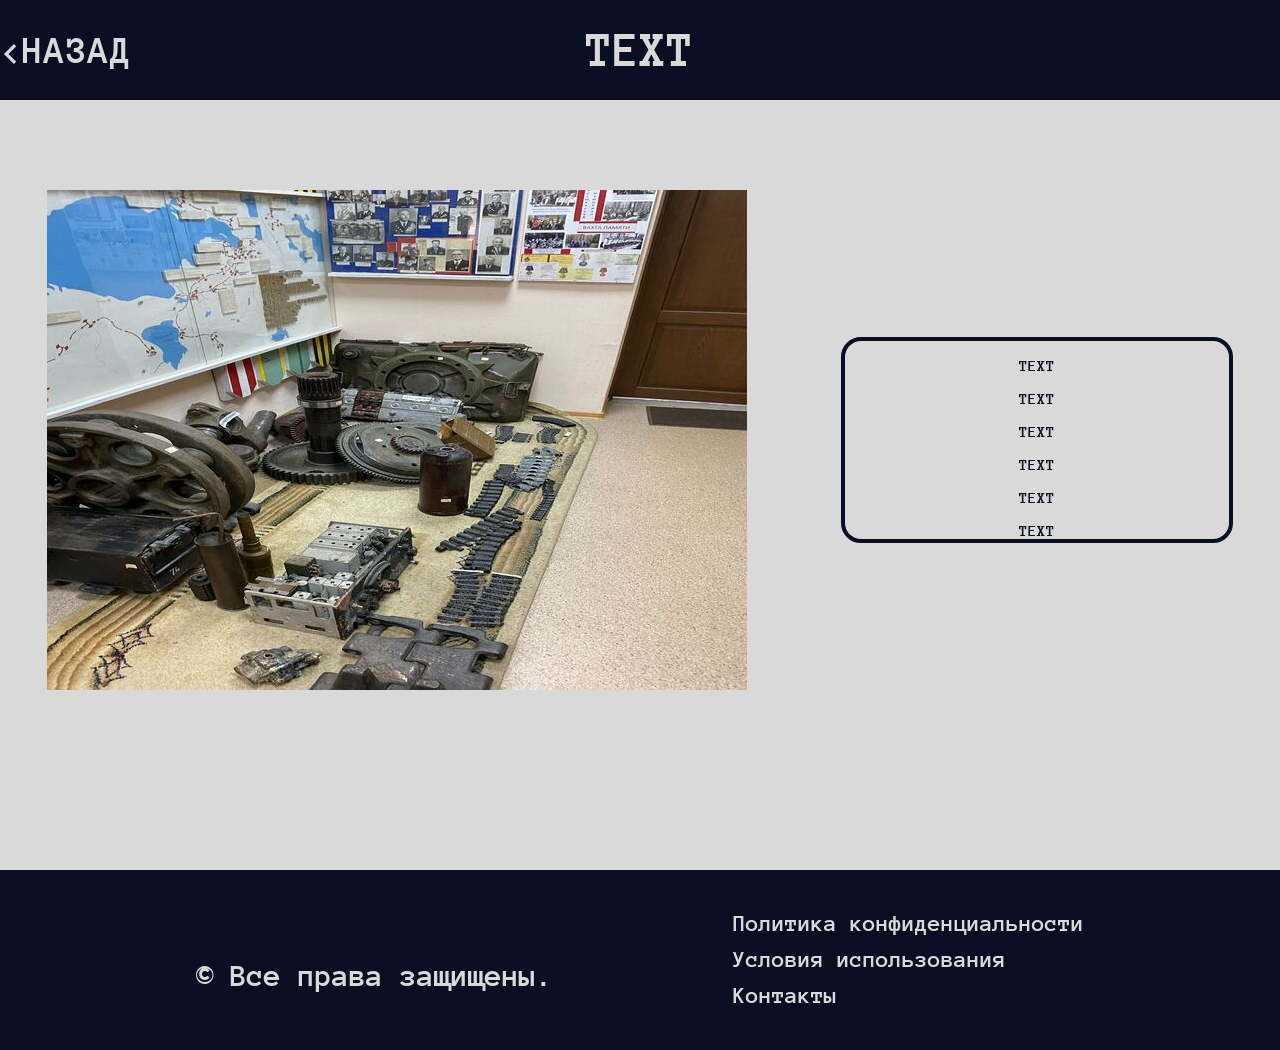
<file: exhibit-eight.html>
<!DOCTYPE html>
<html lang="en">
<head>
    <meta charset="UTF-8">
    <meta name="viewport" content="width=device-width, initial-scale=1.0">
    <title>exhibit</title>
    <link rel="stylesheet" href="styles/exhibit.css">
</head>
<body>
    <header>
        <div class="header-menu">
            <div class=" a-exit"> 
                <a href="Gallery-museum.html" class=" a-position anonymous-pro-bold"><НАЗАД</a>
                </div>
                <h1 class="anonymous-pro-bold">TEXT</h1>
        </div>
    </header>
    <main class="main-container">
        <img src="img-exhibit/IMG-20250407-WA0013.jpg" alt="">
        <div class="text-container">
            <p class="anonymous-pro-bold">TEXT</p>
            <p class="anonymous-pro-bold">TEXT</p>
            <p class="anonymous-pro-bold">TEXT</p>
            <p class="anonymous-pro-bold">TEXT</p>
            <p class="anonymous-pro-bold">TEXT</p>
            <p class="anonymous-pro-bold">TEXT</p>
        </div>
</main>
<footer>
    <div class="footer-container anonymous-pro-bold">
        <p class="footer-h">&copy; Все права защищены.</p>
        <ul class="footer-ul">
            <li class="footer-a"><a href="#">Политика конфиденциальности</a></li>
            <li class="footer-a"><a href="#">Условия использования</a></li>
            <li class="footer-a"><a href="#">Контакты</a></li>
        </ul>
    </div>
</footer>
</body>
</html>
</file>
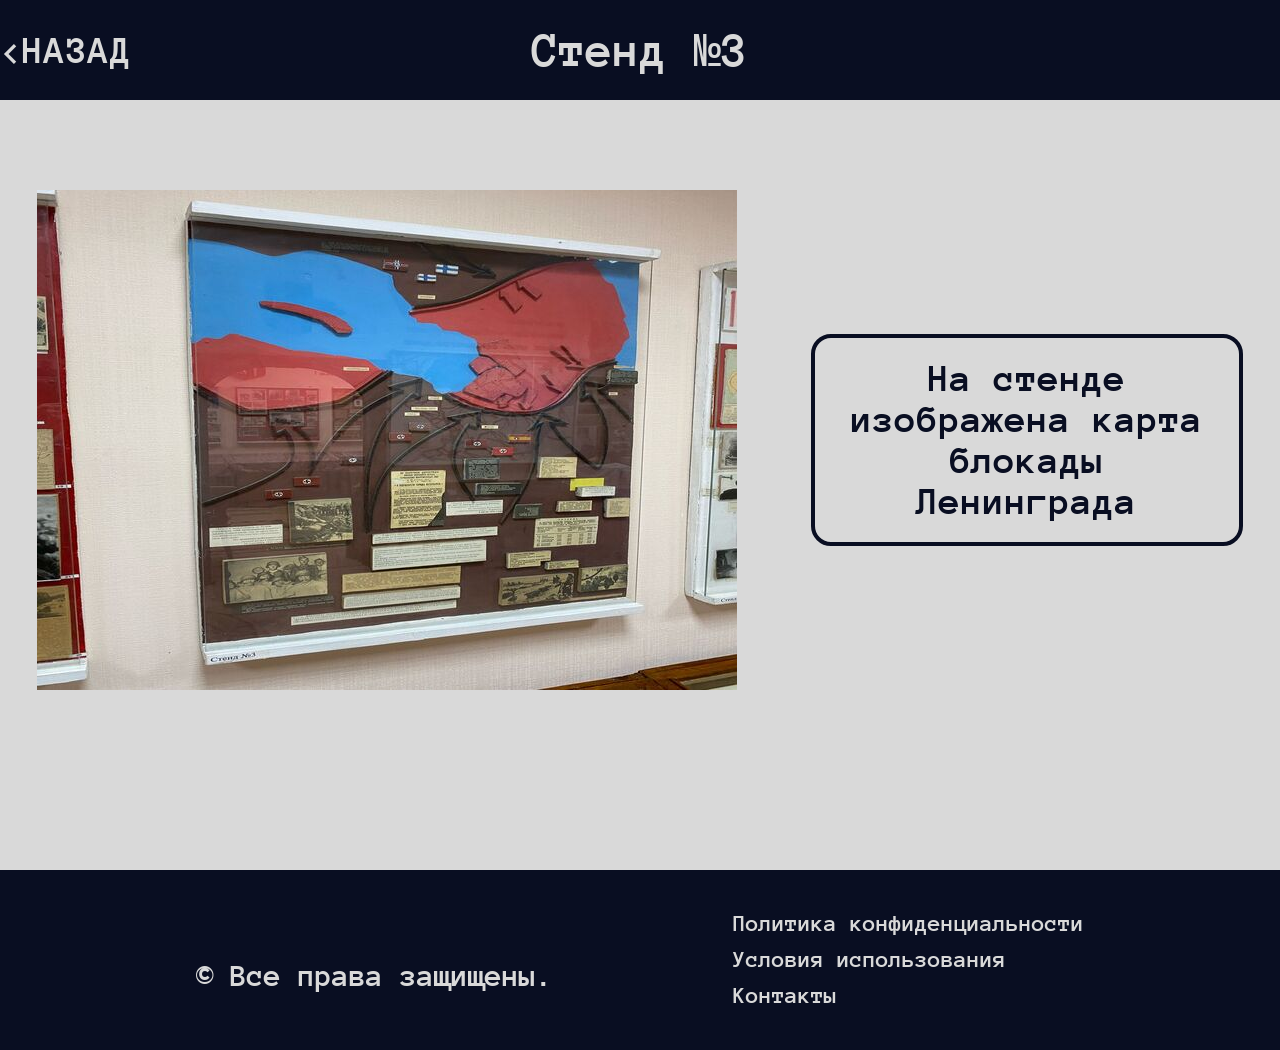
<file: exhibit-five.html>
<!DOCTYPE html>
<html lang="en">
<head>
    <meta charset="UTF-8">
    <meta name="viewport" content="width=device-width, initial-scale=1.0">
    <title>exhibit</title>
    <link rel="stylesheet" href="styles/exhibit.css">
</head>
<body>
    <header>
        <div class="header-menu">
            <div class=" a-exit"> 
                <a href="Gallery-museum.html" class=" a-position anonymous-pro-bold"><НАЗАД</a>
                </div>
                <h1 class="anonymous-pro-bold">Стенд №3</h1>
        </div>
    </header>
    <main class="main-container">
        <img src="img-exhibit/IMG-20250407-WA0010.jpg" alt="">
        <div class="text-container text-div-four">
            <div class="anonymous-pro-bold">На стенде изображена карта блокады Ленинграда</div>
        </div>
</main>
<footer>
    <div class="footer-container anonymous-pro-bold">
        <p class="footer-h">&copy; Все права защищены.</p>
        <ul class="footer-ul">
            <li class="footer-a"><a href="#">Политика конфиденциальности</a></li>
            <li class="footer-a"><a href="#">Условия использования</a></li>
            <li class="footer-a"><a href="#">Контакты</a></li>
        </ul>
    </div>
</footer>
</body>
</html>
</file>
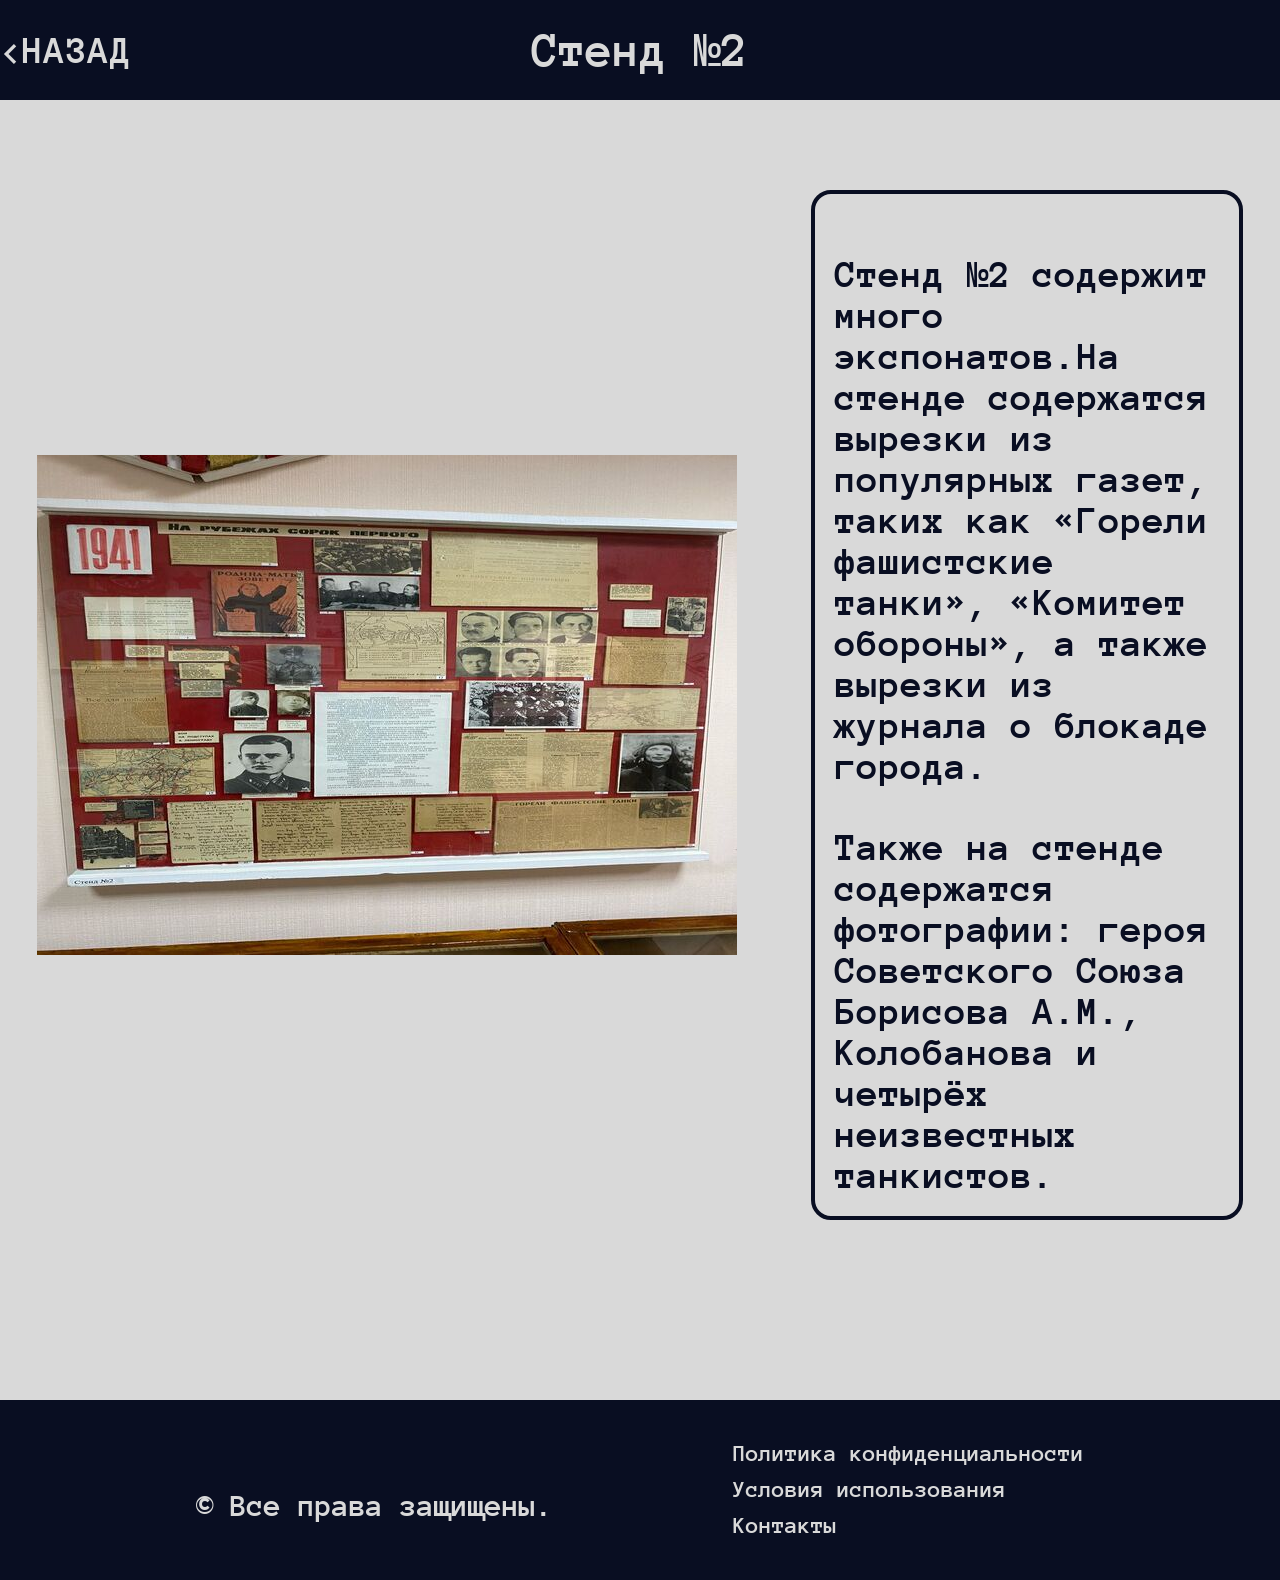
<file: exhibit-four.html>
<!DOCTYPE html>
<html lang="en">
<head>
    <meta charset="UTF-8">
    <meta name="viewport" content="width=device-width, initial-scale=1.0">
    <title>exhibit</title>
    <link rel="stylesheet" href="styles/exhibit.css">
</head>
<body>
    <header>
        <div class="header-menu">
            <div class=" a-exit"> 
                <a href="Gallery-museum.html" class=" a-position anonymous-pro-bold"><НАЗАД</a>
                </div>
                <h1 class="anonymous-pro-bold">Стенд №2 </h1>
        </div>
    </header>
    <main class="main-container">
        <img src="img-exhibit/IMG-20250407-WA0009.jpg" alt="">
        <div class="text-container text-div-four">
            <p class="anonymous-pro-bold">Стенд №2 содержит много экспонатов.На стенде содержатся вырезки из популярных газет, таких как «Горели фашистские танки»,
                 «Комитет обороны», а также вырезки из журнала о блокаде города.</p>
            <p class="anonymous-pro-bold">Также на стенде содержатся фотографии: героя
                 Советского Союза Борисова А.М., Колобанова и четырёх неизвестных танкистов.
            </p>
           
        </div>
</main>
<footer>
    <div class="footer-container anonymous-pro-bold">
        <p class="footer-h">&copy; Все права защищены.</p>
        <ul class="footer-ul">
            <li class="footer-a"><a href="#">Политика конфиденциальности</a></li>
            <li class="footer-a"><a href="#">Условия использования</a></li>
            <li class="footer-a"><a href="#">Контакты</a></li>
        </ul>
    </div>
</footer>
</body>
</html>
</file>
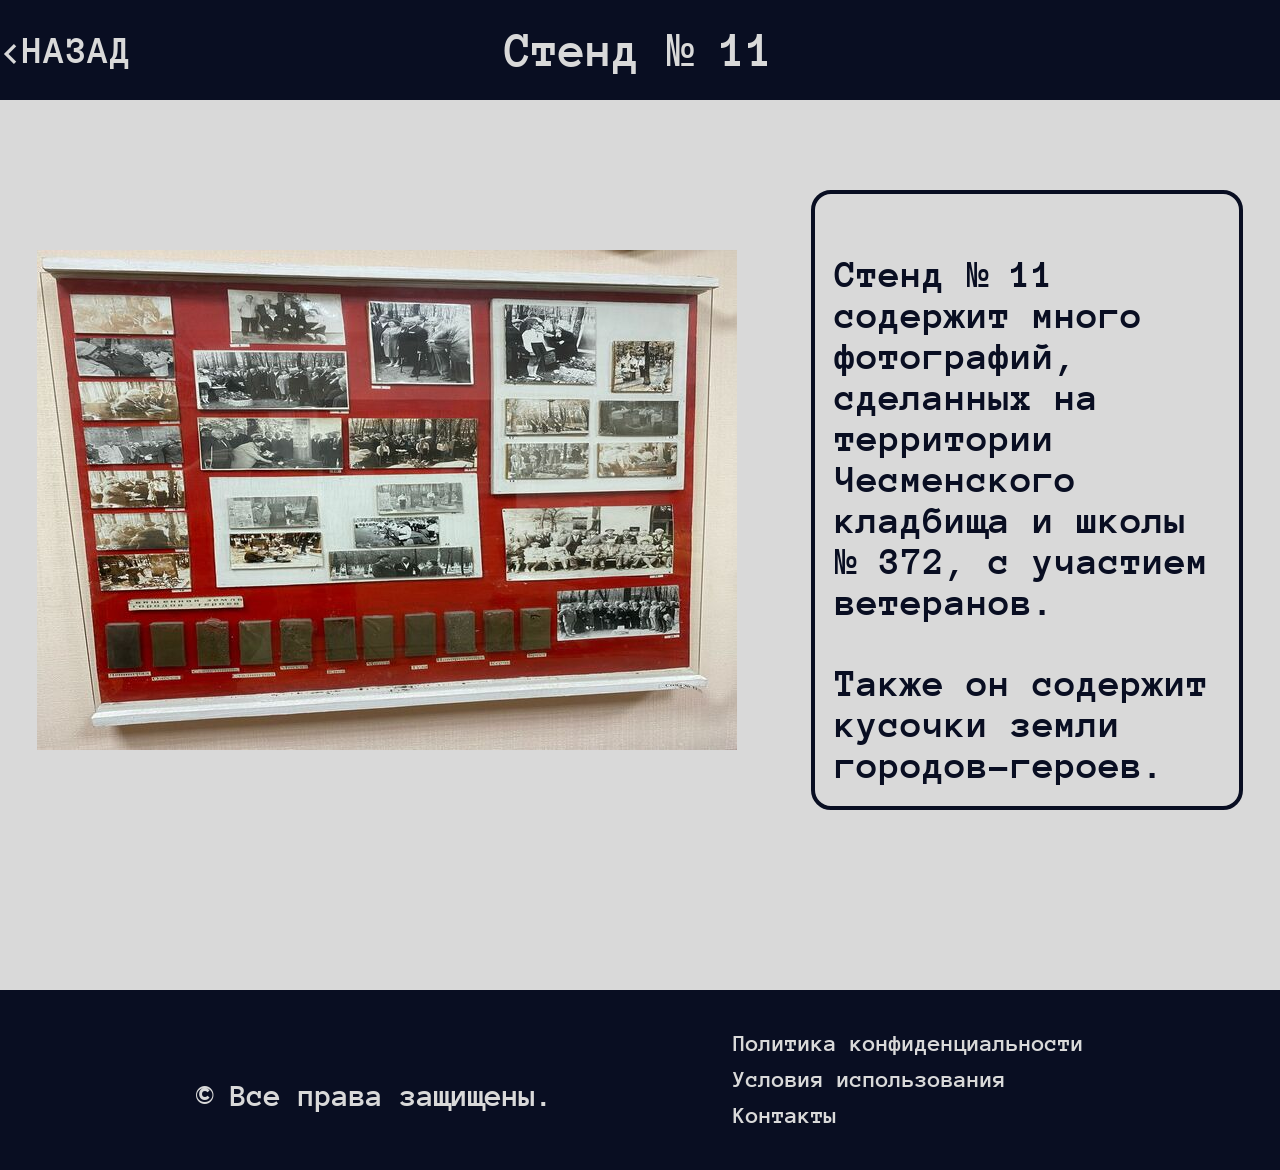
<file: exhibit-nine.html>
<!DOCTYPE html>
<html lang="en">
<head>
    <meta charset="UTF-8">
    <meta name="viewport" content="width=device-width, initial-scale=1.0">
    <title>exhibit</title>
    <link rel="stylesheet" href="styles/exhibit.css">
</head>
<body>
    <header>
        <div class="header-menu">
            <div class=" a-exit"> 
                <a href="Gallery-museum.html" class=" a-position anonymous-pro-bold"><НАЗАД</a>
                </div>
                <h1 class="anonymous-pro-bold">Стенд № 11</h1>
        </div>
    </header>
    <main class="main-container">
        <img src="img-exhibit/IMG-20250407-WA0014.jpg" alt="">
        <div class="text-container text-div-four">
            <p class="anonymous-pro-bold">Стенд № 11 содержит много фотографий, сделанных на территории Чесменского кладбища и школы № 372, с участием ветеранов. </p>
            <p class="anonymous-pro-bold">Также он содержит кусочки земли городов-героев.</p>
        </div>
</main>
<footer>
    <div class="footer-container anonymous-pro-bold">
        <p class="footer-h">&copy; Все права защищены.</p>
        <ul class="footer-ul">
            <li class="footer-a"><a href="#">Политика конфиденциальности</a></li>
            <li class="footer-a"><a href="#">Условия использования</a></li>
            <li class="footer-a"><a href="#">Контакты</a></li>
        </ul>
    </div>
</footer>
</body>
</html>
</file>
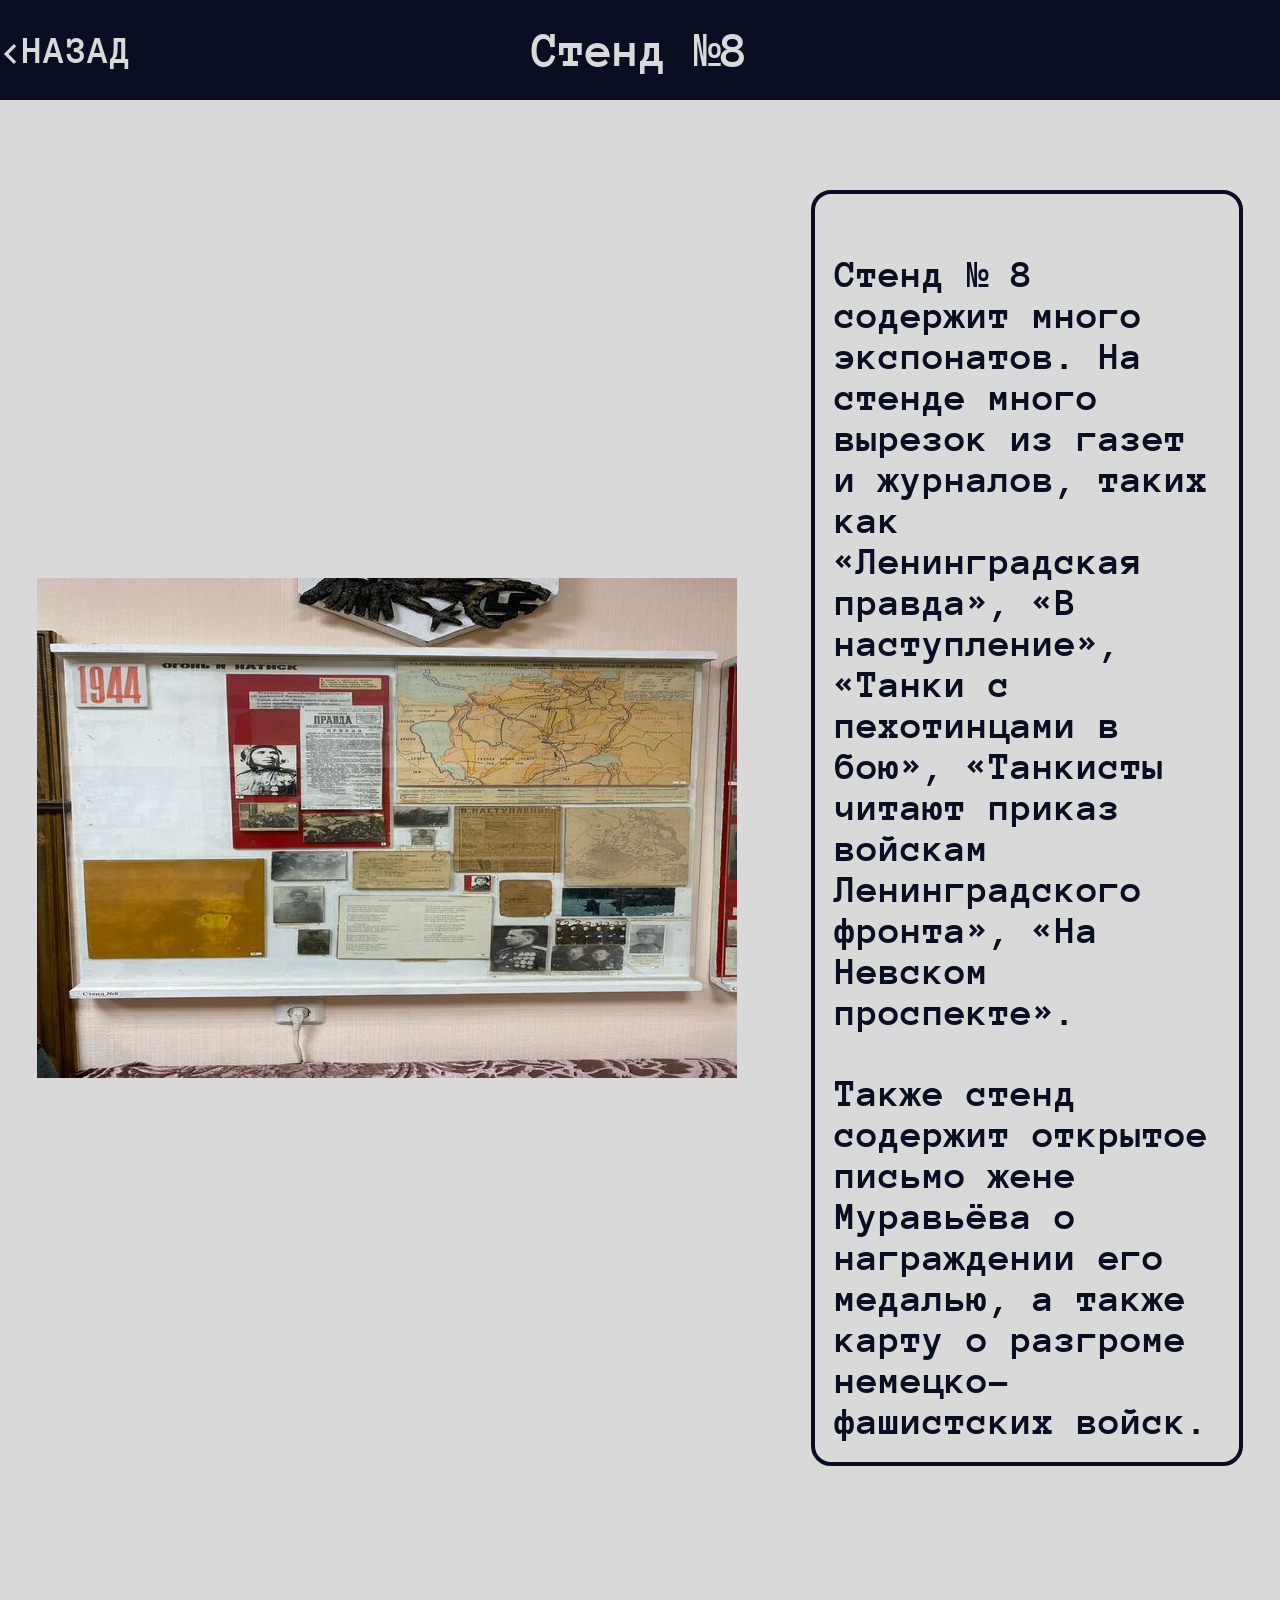
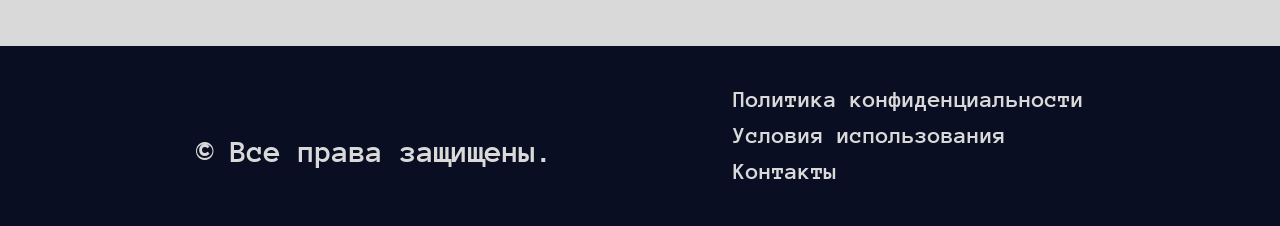
<file: exhibit-seven.html>
<!DOCTYPE html>
<html lang="en">
<head>
    <meta charset="UTF-8">
    <meta name="viewport" content="width=device-width, initial-scale=1.0">
    <title>exhibit</title>
    <link rel="stylesheet" href="styles/exhibit.css">
</head>
<body>
    <header>
        <div class="header-menu">
            <div class=" a-exit"> 
                <a href="Gallery-museum.html" class=" a-position anonymous-pro-bold"><НАЗАД</a>
                </div>
                <h1 class="anonymous-pro-bold">Стенд №8</h1>
        </div>
    </header>
    <main class="main-container">
        <img src="img-exhibit/IMG-20250407-WA0016.jpg" alt="">
        <div class="text-container text-div-four">
            <p class="anonymous-pro-bold">Стенд № 8 содержит много экспонатов. На стенде много вырезок из газет и журналов, таких как «Ленинградская правда», «В наступление», «Танки с пехотинцами в бою», «Танкисты читают приказ войскам Ленинградского фронта», «На Невском проспекте».</p>
            <p class="anonymous-pro-bold">Также стенд содержит открытое письмо жене Муравьёва о награждении его медалью, а также карту о разгроме немецко-фашистских войск.</p>
        </div>
</main>
<footer>
    <div class="footer-container anonymous-pro-bold">
        <p class="footer-h">&copy; Все права защищены.</p>
        <ul class="footer-ul">
            <li class="footer-a"><a href="#">Политика конфиденциальности</a></li>
            <li class="footer-a"><a href="#">Условия использования</a></li>
            <li class="footer-a"><a href="#">Контакты</a></li>
        </ul>
    </div>
</footer>
</body>
</html>
</file>
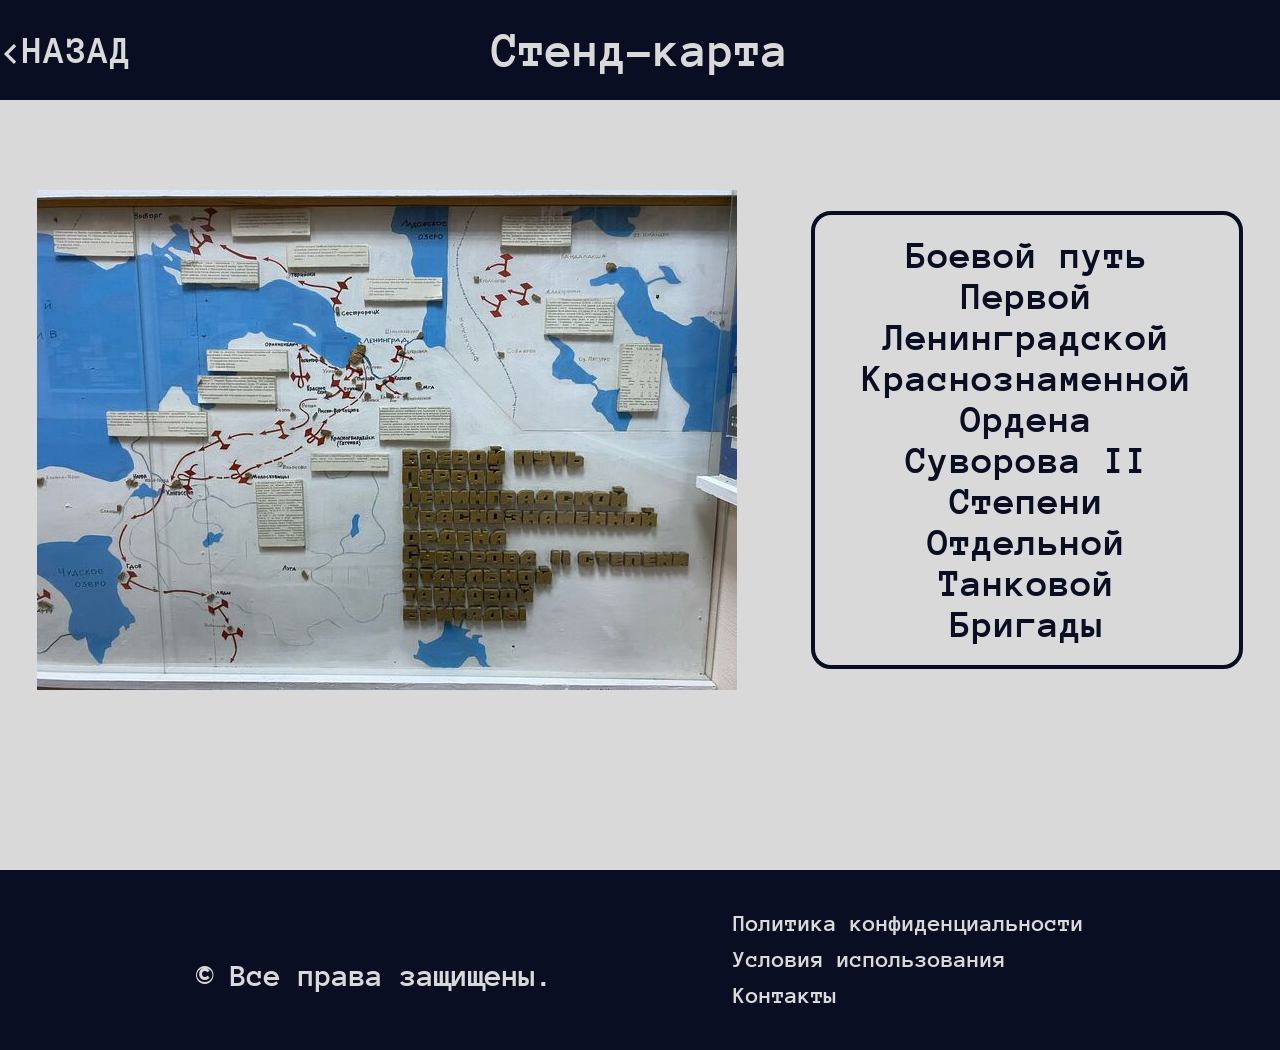
<file: exhibit-six.html>
<!DOCTYPE html>
<html lang="en">
<head>
    <meta charset="UTF-8">
    <meta name="viewport" content="width=device-width, initial-scale=1.0">
    <title>exhibit</title>
    <link rel="stylesheet" href="styles/exhibit.css">
</head>
<body>
    <header>
        <div class="header-menu">
            <div class=" a-exit"> 
                <a href="Gallery-museum.html" class=" a-position anonymous-pro-bold"><НАЗАД</a>
                </div>
                <h1 class="anonymous-pro-bold">Стенд-карта</h1>
        </div>
    </header>
    <main class="main-container">
        <img src="img-exhibit/IMG-20250407-WA0011.jpg" alt="">
        <ul class="text-container text-div-four">
            <li class="anonymous-pro-bold">Боевой путь</li>
            <li class="anonymous-pro-bold">Первой</li>
            <li class="anonymous-pro-bold">Ленинградской</li>
            <li class="anonymous-pro-bold">Краснознаменной</li>
            <li class="anonymous-pro-bold">Ордена</li>
            <li class="anonymous-pro-bold">Суворова II</li>
            <li class="anonymous-pro-bold">Степени</li>
            <li class="anonymous-pro-bold">Отдельной</li>
            <li class="anonymous-pro-bold">Танковой</li>
            <li class="anonymous-pro-bold">Бригады</li>

        </ul>
</main>
<footer>
    <div class="footer-container anonymous-pro-bold">
        <p class="footer-h">&copy; Все права защищены.</p>
        <ul class="footer-ul">
            <li class="footer-a"><a href="#">Политика конфиденциальности</a></li>
            <li class="footer-a"><a href="#">Условия использования</a></li>
            <li class="footer-a"><a href="#">Контакты</a></li>
        </ul>
    </div>
</footer>
</body>
</html>
</file>
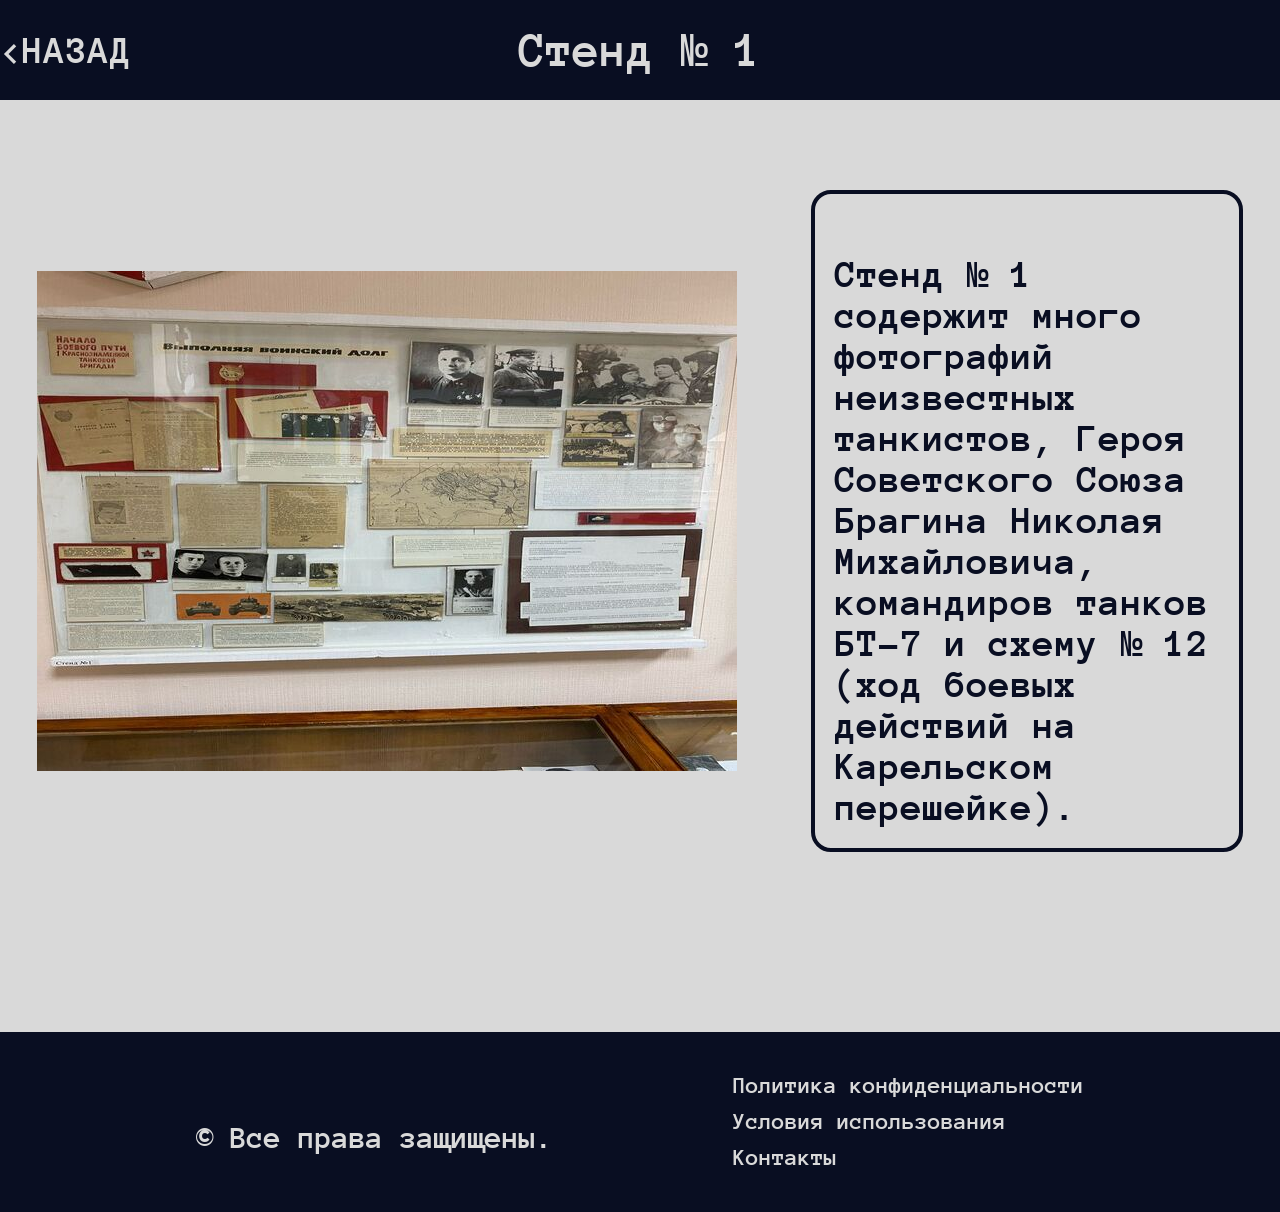
<file: exhibit-three.html>
<!DOCTYPE html>
<html lang="en">
<head>
    <meta charset="UTF-8">
    <meta name="viewport" content="width=device-width, initial-scale=1.0">
    <title>exhibit</title>
    <link rel="stylesheet" href="styles/exhibit.css">
</head>
<body>
    <header>
        <div class="header-menu">
            <div class=" a-exit"> 
                <a href="Gallery-museum.html" class=" a-position anonymous-pro-bold"><НАЗАД</a>
                </div>
                <h1 class="anonymous-pro-bold">Стенд № 1</h1>
        </div>
    </header>
    <main class="main-container">
        <img src="img-exhibit/IMG-20250407-WA0006.jpg" alt="">
        <div class="text-container text-div-four">
            <p class="anonymous-pro-bold">Стенд № 1 содержит много фотографий неизвестных танкистов, Героя Советского Союза Брагина Николая Михайловича, командиров танков БТ-7 и схему № 12 (ход боевых действий на Карельском перешейке).</p>
            
        </div>
</main>
<footer>
    <div class="footer-container anonymous-pro-bold">
        <p class="footer-h">&copy; Все права защищены.</p>
        <ul class="footer-ul">
            <li class="footer-a"><a href="#">Политика конфиденциальности</a></li>
            <li class="footer-a"><a href="#">Условия использования</a></li>
            <li class="footer-a"><a href="#">Контакты</a></li>
        </ul>
    </div>
</footer>
</body>
</html>
</file>
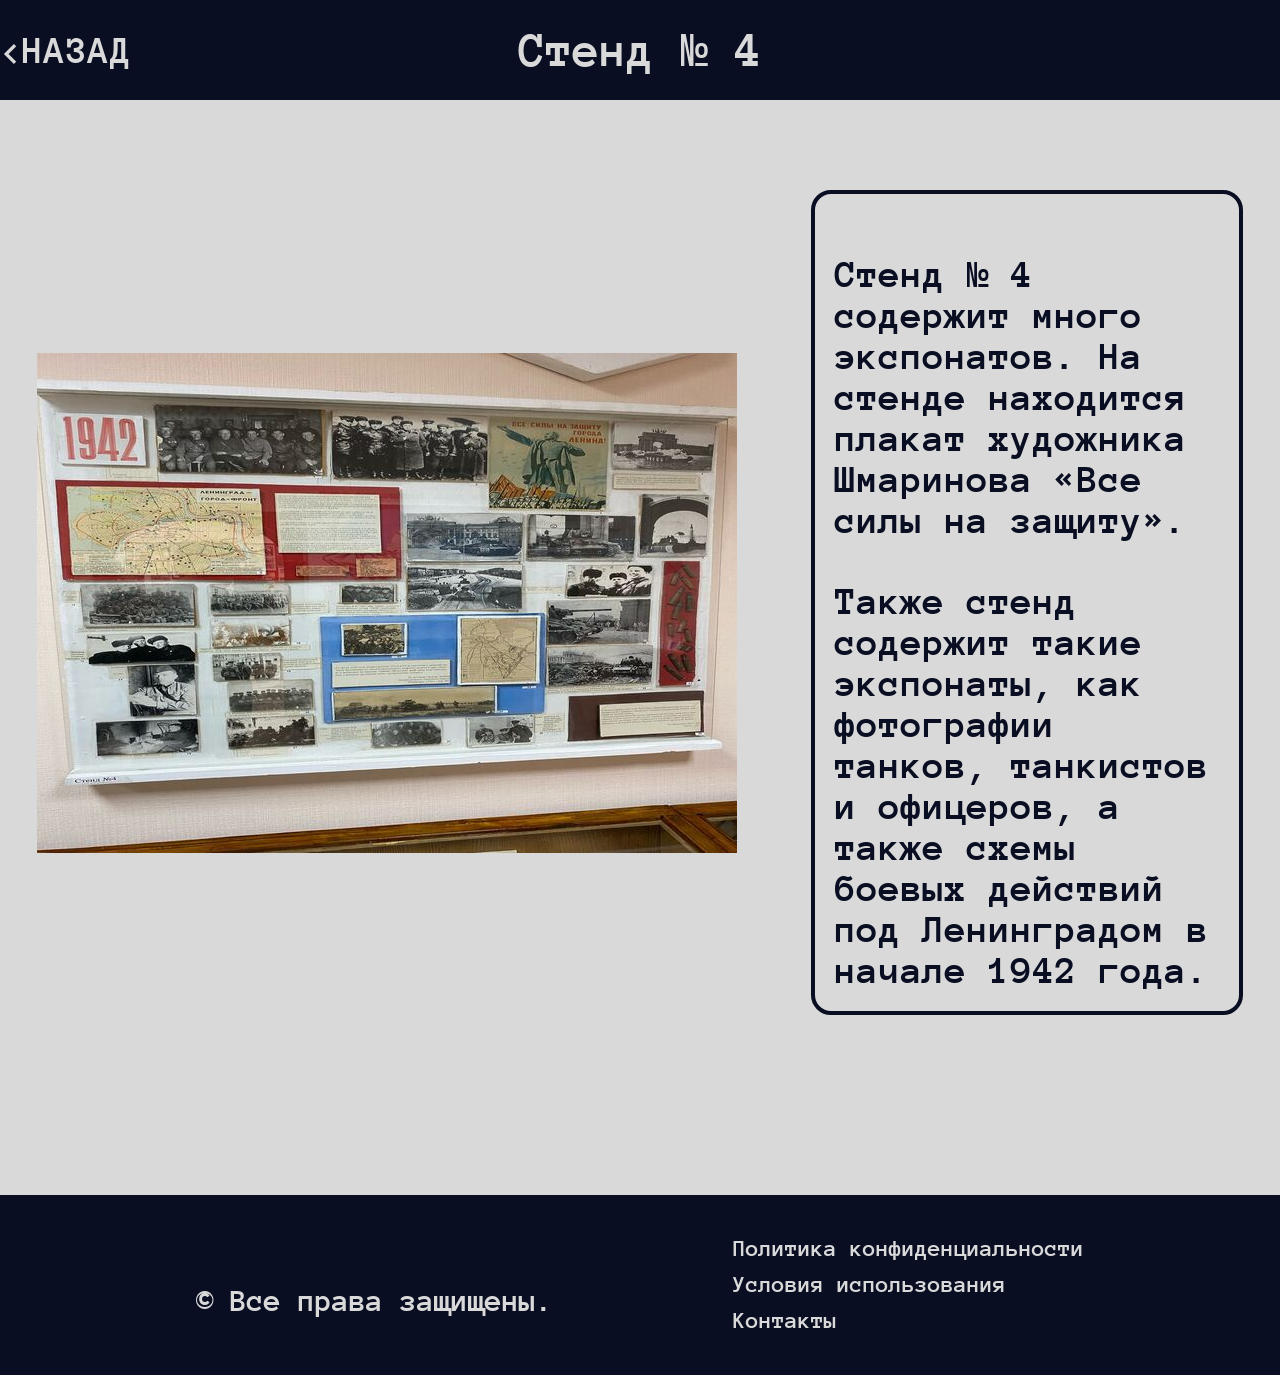
<file: exhibit-two.html>
<!DOCTYPE html>
<html lang="en">
<head>
    <meta charset="UTF-8">
    <meta name="viewport" content="width=device-width, initial-scale=1.0">
    <title>exhibit</title>
    <link rel="stylesheet" href="styles/exhibit.css">
</head>
<body>
    <header>
        <div class="header-menu">
            <div class=" a-exit"> 
                <a href="Gallery-museum.html" class=" a-position anonymous-pro-bold"><НАЗАД</a>
                </div>
                <h1 class="anonymous-pro-bold">Стенд № 4</h1>
        </div>
    </header>
    <main class="main-container">
        <img src="img-exhibit/IMG-20250407-WA0007.jpg" alt="">
        <div class="text-container text-div-four">
            <p class="anonymous-pro-bold">Стенд № 4 содержит много экспонатов. На стенде находится плакат художника Шмаринова «Все силы на защиту».</p>
            <p class="anonymous-pro-bold">Также стенд содержит такие экспонаты, как фотографии танков, танкистов и офицеров, а также схемы боевых действий под Ленинградом в начале 1942 года.</p>
        </div>
</main>
<footer>
    <div class="footer-container anonymous-pro-bold">
        <p class="footer-h">&copy; Все права защищены.</p>
        <ul class="footer-ul">
            <li class="footer-a"><a href="#">Политика конфиденциальности</a></li>
            <li class="footer-a"><a href="#">Условия использования</a></li>
            <li class="footer-a"><a href="#">Контакты</a></li>
        </ul>
    </div>
</footer>
</body>
</html>
</file>
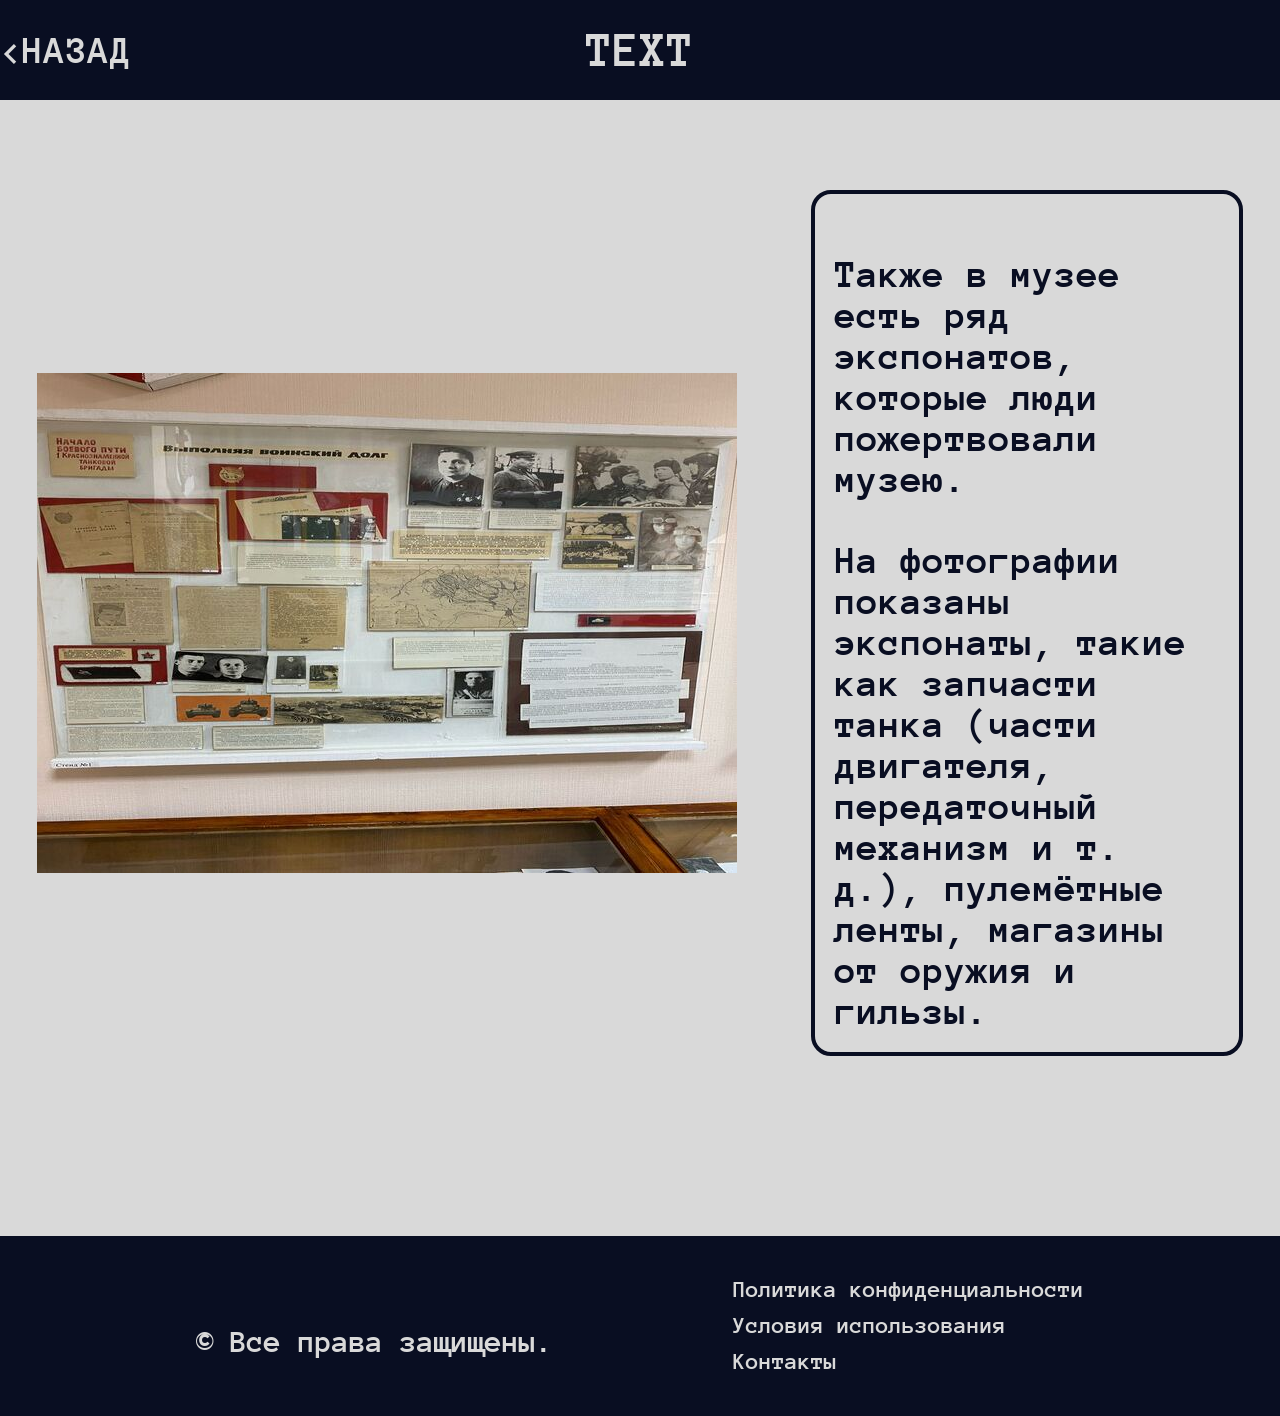
<file: exhibit.html>
<!DOCTYPE html>
<html lang="en">
<head>
    <meta charset="UTF-8">
    <meta name="viewport" content="width=device-width, initial-scale=1.0">
    <title>exhibit</title>
    <link rel="stylesheet" href="styles/exhibit.css">
</head>
<body>
    <header>
        <div class="header-menu">
            <div class=" a-exit"> 
                <a href="Gallery-museum.html" class=" a-position anonymous-pro-bold"><НАЗАД</a>
                </div>
                <h1 class="anonymous-pro-bold">TEXT</h1>
        </div>
    </header>
    <main class="main-container">
        <img src="img-exhibit/IMG-20250407-WA0006.jpg" alt="">
        <div class="text-container text-div-four">
            <p class="anonymous-pro-bold">Также в музее есть ряд экспонатов, которые люди пожертвовали музею.</p>
            <p class="anonymous-pro-bold">На фотографии показаны экспонаты, такие как запчасти танка (части двигателя, передаточный механизм и т. д.), пулемётные ленты, магазины от оружия и гильзы.</p>
        </div>
</main>
<footer>
    <div class="footer-container anonymous-pro-bold">
        <p class="footer-h">&copy; Все права защищены.</p>
        <ul class="footer-ul">
            <li class="footer-a"><a href="#">Политика конфиденциальности</a></li>
            <li class="footer-a"><a href="#">Условия использования</a></li>
            <li class="footer-a"><a href="#">Контакты</a></li>
        </ul>
    </div>
</footer>
</body>
</html>
</file>
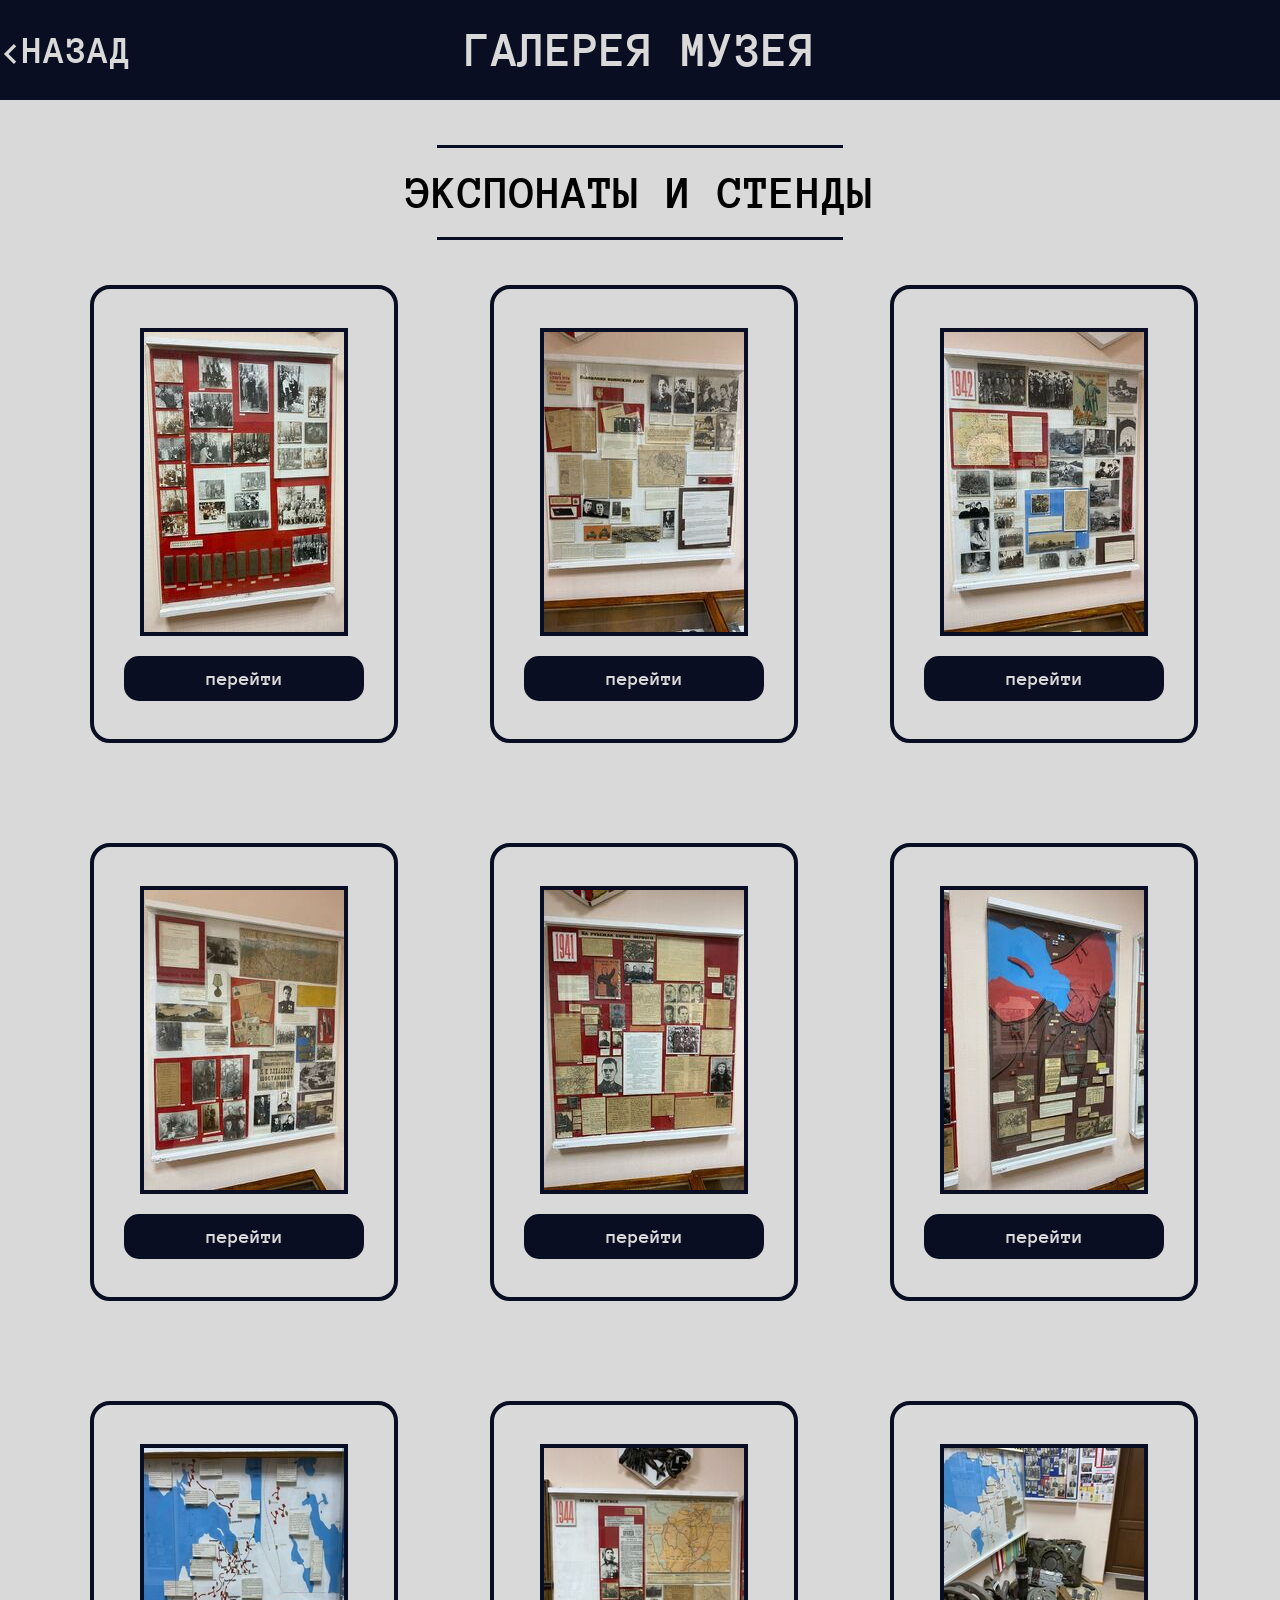
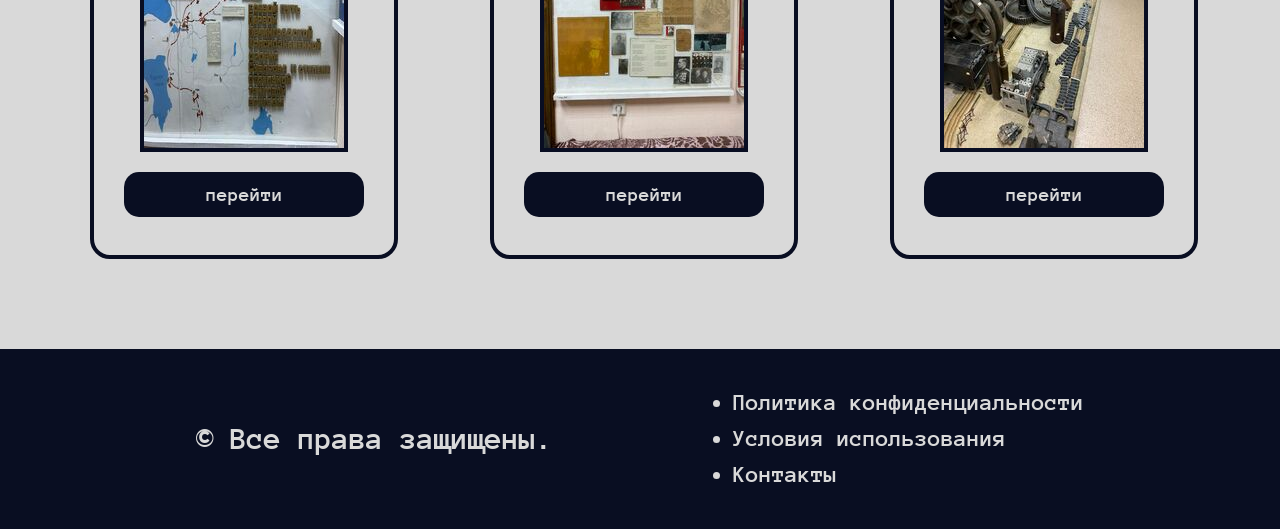
<file: Gallery-museum.html>
<!DOCTYPE html>
<html lang="en">

<head>
    <meta charset="UTF-8">
    <meta name="viewport" content="width=device-width, initial-scale=1.0">
    <title>Gallery-museum</title>
    <link rel="stylesheet" href="styles/Gallery.css">
</head>

<body>
    <header>
        <div class="header-menu">
            <div class=" a-exit"> 
                <a href="index.html" class=" a-position anonymous-pro-bold"><НАЗАД</a>
                </div>
                <h1 class="anonymous-pro-bold">ГАЛЕРЕЯ МУЗЕЯ</h1>
        </div>
    </header>
    <main class="main-container">
        <div class="container-h">
            <div class="line"></div>
            <h2 class="anonymous-pro-bold">ЭКСПОНАТЫ И СТЕНДЫ</h2>
            <div class="line"></div>
        </div>
        <div class="grid-container">

            <div class="grid">
                <img src="images/IMG-20250407-WA0014.jpg" class="grid-img">
                <a href="exhibit-nine.html" class="info-buttom anonymous-pro-bold">перейти</a>
            </div>

            <div class="grid anonymous-pro-bold">
                <img src="images/IMG-20250407-WA0006.jpg" class="grid-img">
                <a href="exhibit-three.html" class="info-buttom anonymous-pro-bold">перейти</a>
            </div>

            <div class="grid anonymous-pro-bold">
                <img src="images/IMG-20250407-WA0007.jpg" class="grid-img">
                <a href="exhibit-two.html" class="info-buttom anonymous-pro-bold">перейти</a>
            </div>

            <div class="grid anonymous-pro-bold">
                <img src="images/IMG-20250407-WA0008.jpg " class="grid-img">
                <a href="exhibit-three.html" class="info-buttom anonymous-pro-bold">перейти</a>
            </div>

            <div class="grid anonymous-pro-bold">
                <img src="images/IMG-20250407-WA0009.jpg" class="grid-img">
                <a href="exhibit-four.html" class="info-buttom anonymous-pro-bold">перейти</a>
            </div>

            <div class="grid anonymous-pro-bold">
                <img src="images/IMG-20250407-WA0010.jpg" class="grid-img">
                <a href="exhibit-five.html" class="info-buttom anonymous-pro-bold">перейти</a>
            </div>

            <div class="grid anonymous-pro-bold">
                <img src="images/IMG-20250407-WA0011.jpg" class="grid-img">
                <a href="exhibit-six.html" class="info-buttom anonymous-pro-bold">перейти</a>
            </div>

            <div class="grid anonymous-pro-bold">
                <img src="images/IMG-20250407-WA0016.jpg" class="grid-img">
                <a href=" exhibit-seven.html" class="info-buttom anonymous-pro-bold">перейти</a>

            </div>

            <div class="grid anonymous-pro-bold">
                <img src="images/IMG-20250407-WA0013.jpg" class="grid-img">
                <a href="exhibit-eight.html" class="info-buttom anonymous-pro-bold">перейти</a>
            </div>
        </div>

    </main>
    <footer>
        <div class="footer-container anonymous-pro-bold">
            <p class="footer-h">&copy; Все права защищены.</p>
            <ul class="footer-ul">
                <li class="footer-a"><a href="#">Политика конфиденциальности</a></li>
                <li class="footer-a"><a href="#">Условия использования</a></li>
                <li class="footer-a"><a href="#">Контакты</a></li>
            </ul>
        </div>
    </footer>
</body>

</html>
</file>
<file: styles/exhibit.css>
@import url('https://fonts.googleapis.com/css2?family=Anonymous+Pro:ital,wght@0,400;0,700;1,400;1,700&display=swap');
.anonymous-pro-bold {
    font-family: "Anonymous Pro", monospace;
    font-weight: 700;
    font-style: normal;

}
html {
    scroll-behavior: smooth;
}
body {
    background-color: #D9D9D9;
    height: 100%;
}

* {
    margin: 0;
    padding: 0;
}
p {
    margin-top: 1em;
}
.text-div-four{
    padding: 20px;
    font-size: 40px;
}
.text-container {
    color: #090E22;
    border: #090E22 solid 4px;
    border-radius: 20px;
    display: flex;
    text-align: center;
    align-items: center;
    flex-direction: column;
    flex-wrap: nowrap;
    justify-content: center;
    width: 30%;
    
}
.header-menu {
    display: flex;
    background-color: #090E22;
    width: 100%;
    height: 100px;
}
h1 {
    color: #D9D9D9;
    font-size: 50px;
    flex-grow: 1;
    text-align: center;
    align-content: center;
}
a {
    text-decoration: none;
    color: inherit;
    display: inline-block;
    text-decoration: none;
    transition: transform 0.7s ease;
}
a:hover {
    transform: translateY(-10px);
}
.a-exit {
    font-size: 40px;
    color: #D9D9D9;
    display: flex;
    align-items: center;
}
.a-position {
    position: absolute;
}
.main-container{
    display: flex;
    flex-direction: row;
    flex-wrap: nowrap;
    justify-content: space-around;
    align-items: center;
    margin-top: 10vh;
}
img {
    display: block;
    width: auto;
    height: auto;
  }
  .footer-h {
    font-size: 32px
}

.footer-a {
    font-size: 24px
}

.footer-ul {
    align-items: center;
}

.footer-container {
    display: flex;
    align-items: center;
    justify-content: center;
    gap: 20vh;
    line-height: 4vh;
    background-color: #090E22;
    color: #D9D9D9;
    height: 20vh;
    margin-top: 20vh;
}
li{
    list-style: none;
    text-align: start;
}
p{
    text-align: left;
}
@media(max-width: 1200px){
    img{
            display: block;
            max-width:500px;
            max-height:500px;
            width: auto;
            height: auto;
    }
    .text-div-four{
        font-size: 30px;
    }
}
@media(max-width: 1000px){
    .main-container{
        flex-direction: column;
    }
    .text-container{
        margin-top: 5vh;
        width: 40%;
    }
}
@media (max-width: 1100px) {

    .footer-container {
        gap: 10vh;
    }

    .footer-h {
        font-size: 20px;
    }

    .footer-a {
        font-size: 18px;
    }
    
}
@media (max-width: 650px) {
    .footer-h {
        font-size: 18px;
    }

    .footer-a {
        font-size: 14px;
    }
    .text-div-four{
        font-size:20px ;
    }

    .footer-container {
        display: flex;
        flex-direction: column;
        height: 40vh;
    }
    h1{
        font-size: 40px;
    }
    .a-exit{
        font-size: 30px;
    } 
}
@media (max-width: 530px) {
    img{
        display: block;
        max-width:300px;
        max-height:500px;
        width: auto;
        height: auto;
}
h1{
    font-size: 30px;
}
.a-exit{
    font-size: 20px;
}
.text-div-four{
    font-size:15px ;
}
}
@media (min-width:650px) and (max-width: 900px) {
    .text-div-four{
        font-size:25px ;
    }
    
}
@media (min-width:530px) and (max-width: 650px) {
    .text-div-four{
        font-size:20px ;
    }
    
}
</file>
<file: styles/Gallery.css>
@import url('https://fonts.googleapis.com/css2?family=Anonymous+Pro:ital,wght@0,400;0,700;1,400;1,700&display=swap');

.anonymous-pro-bold {
    font-family: "Anonymous Pro", monospace;
    font-weight: 700;
    font-style: normal;

}

html {
    scroll-behavior: smooth;
}

* {
    margin: 0;
    padding: 0;
}

body {
    display: flex;
    flex-direction: column;
    height: 100%;
}

body {
    background-color: #D9D9D9;
    height: 100%;
}

.header-menu {
    display: flex;
    background-color: #090E22;
    width: 100%;
    height: 100px;
}

h1 {
    color: #D9D9D9;
    font-size: 50px;
    flex-grow: 1;
    text-align: center;
    align-content: center;
}


a {
    text-decoration: none;
    color: inherit;
    display: inline-block;
    text-decoration: none;
    transition: transform 0.7s ease;
}

a:hover {
    transform: translateY(-10px);
}

.a-exit {
    font-size: 40px;
    color: #D9D9D9;
    display: flex;
    align-items: center;
}

.a-position {
    position: absolute;
}

h2 {
    display: flex;
    align-items: center;
    justify-content: center;
    font-size: 48px;
    margin: 20px;
    text-align: center;
}

.grid-container {
    display: grid;
    grid-template-columns: repeat(3, 300px);
    gap: 100px;
    justify-content: center;
    margin-top: 5vh;
}

.grid {
    color: #D9D9D9;
    width: 300px;
    height: 450px;
    border: #090E22 solid 4px;
    border-radius: 20px;
    display: flex;
    text-align: center;
    align-items: center;
    flex-direction: column;
    flex-wrap: nowrap;
    justify-content: center;
}

.info-buttom {
    background-color: #090E22;
    width: 80%;
    height: 10%;
    border-radius: 15px;
    display: flex;
    justify-content: center;
    align-items: center;
    margin-top: 1em;
    font-size: 20px;
}

.grid-img {
    border: #090E22 solid 4px;
}

.footer-h {
    font-size: 32px
}

.footer-a {
    font-size: 24px
}

.footer-ul {
    align-items: center;
}

.footer-container {
    display: flex;
    align-items: center;
    justify-content: center;
    gap: 20vh;
    line-height: 4vh;
    background-color: #090E22;
    color: #D9D9D9;
    height: 20vh;
    margin-top: 10vh;
}

.line {
    border-bottom: solid 3px #090E22;
    margin: 0 100px;
    width: 80%;
}

.main-container {
    margin-top: 5vh;
    display: flex;
    flex-direction: column;
    justify-content: center;
    align-items: center;
}

.container-h {
    display: flex;
    align-items: center;
    justify-content: center;
    flex-direction: column;
}

@media (max-width: 1150px) {
    .grid-container {

        grid-template-columns: repeat(2, 300px);
    }

}

@media (max-width: 750px) {
    .grid-container {

        grid-template-columns: repeat(1, 300px);
    }

    h1 {
        font-size: 30px;
    }

    .a-exit {
        font-size: 24px;
    }
    h2 {
        font-size: 34px;
    }
}

@media (max-width: 1100px) {

    .footer-container {
        gap: 10vh;
    }

    .footer-h {
        font-size: 20px;
    }

    .footer-a {
        font-size: 18px;
    }
}

@media (max-width: 650px) {
    .footer-h {
        font-size: 18px;
    }

    .footer-a {
        font-size: 14px;
    }

    .footer-container {
        display: flex;
        flex-direction: column;
        height: 40vh;
    }

    
}

@media (max-width: 400px) {
    h1 {
        font-size: 24px;
    }
    h2{
        font-size: 28;
    }

    .a-exit {
        font-size: 20px;
    }
}

@media (max-width: 350px) {
    h1 {
        font-size: 20px;
    }

    .a-exit {
        font-size: 15px;
    }
}
</file>
